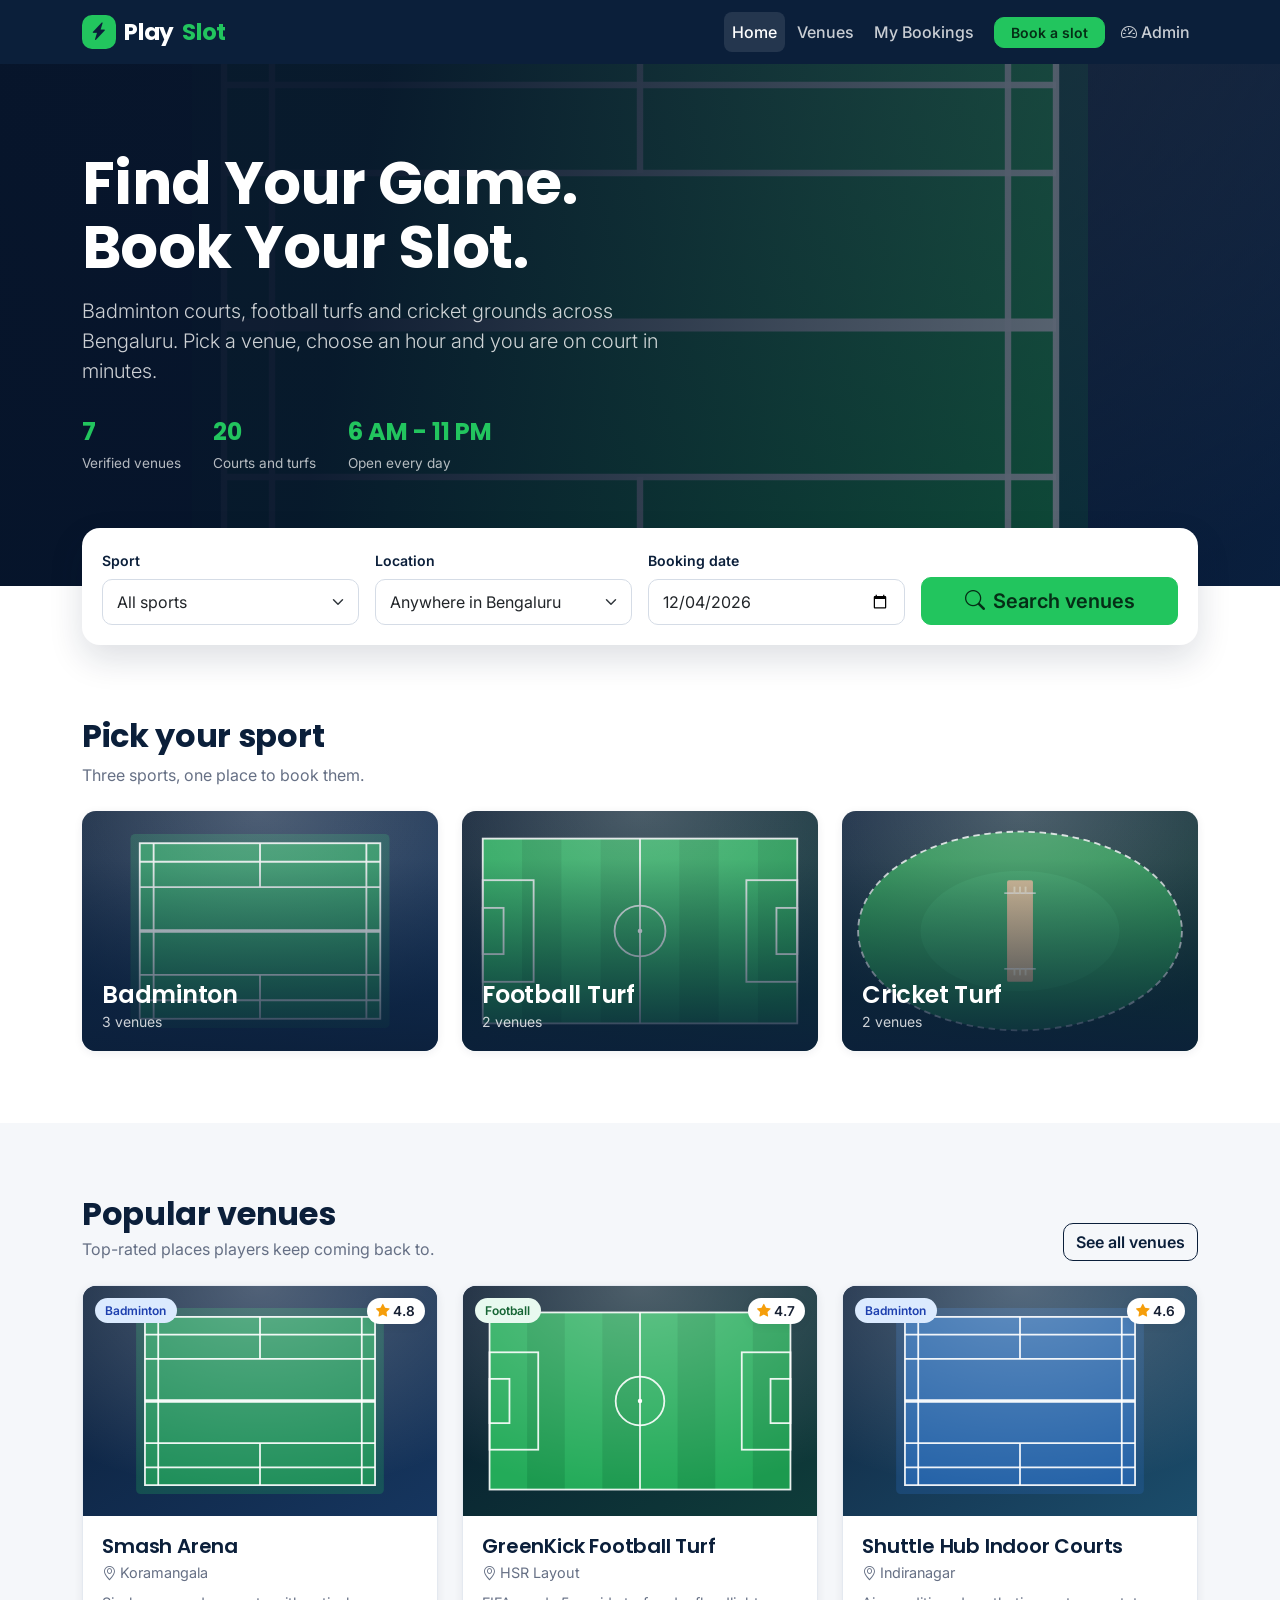
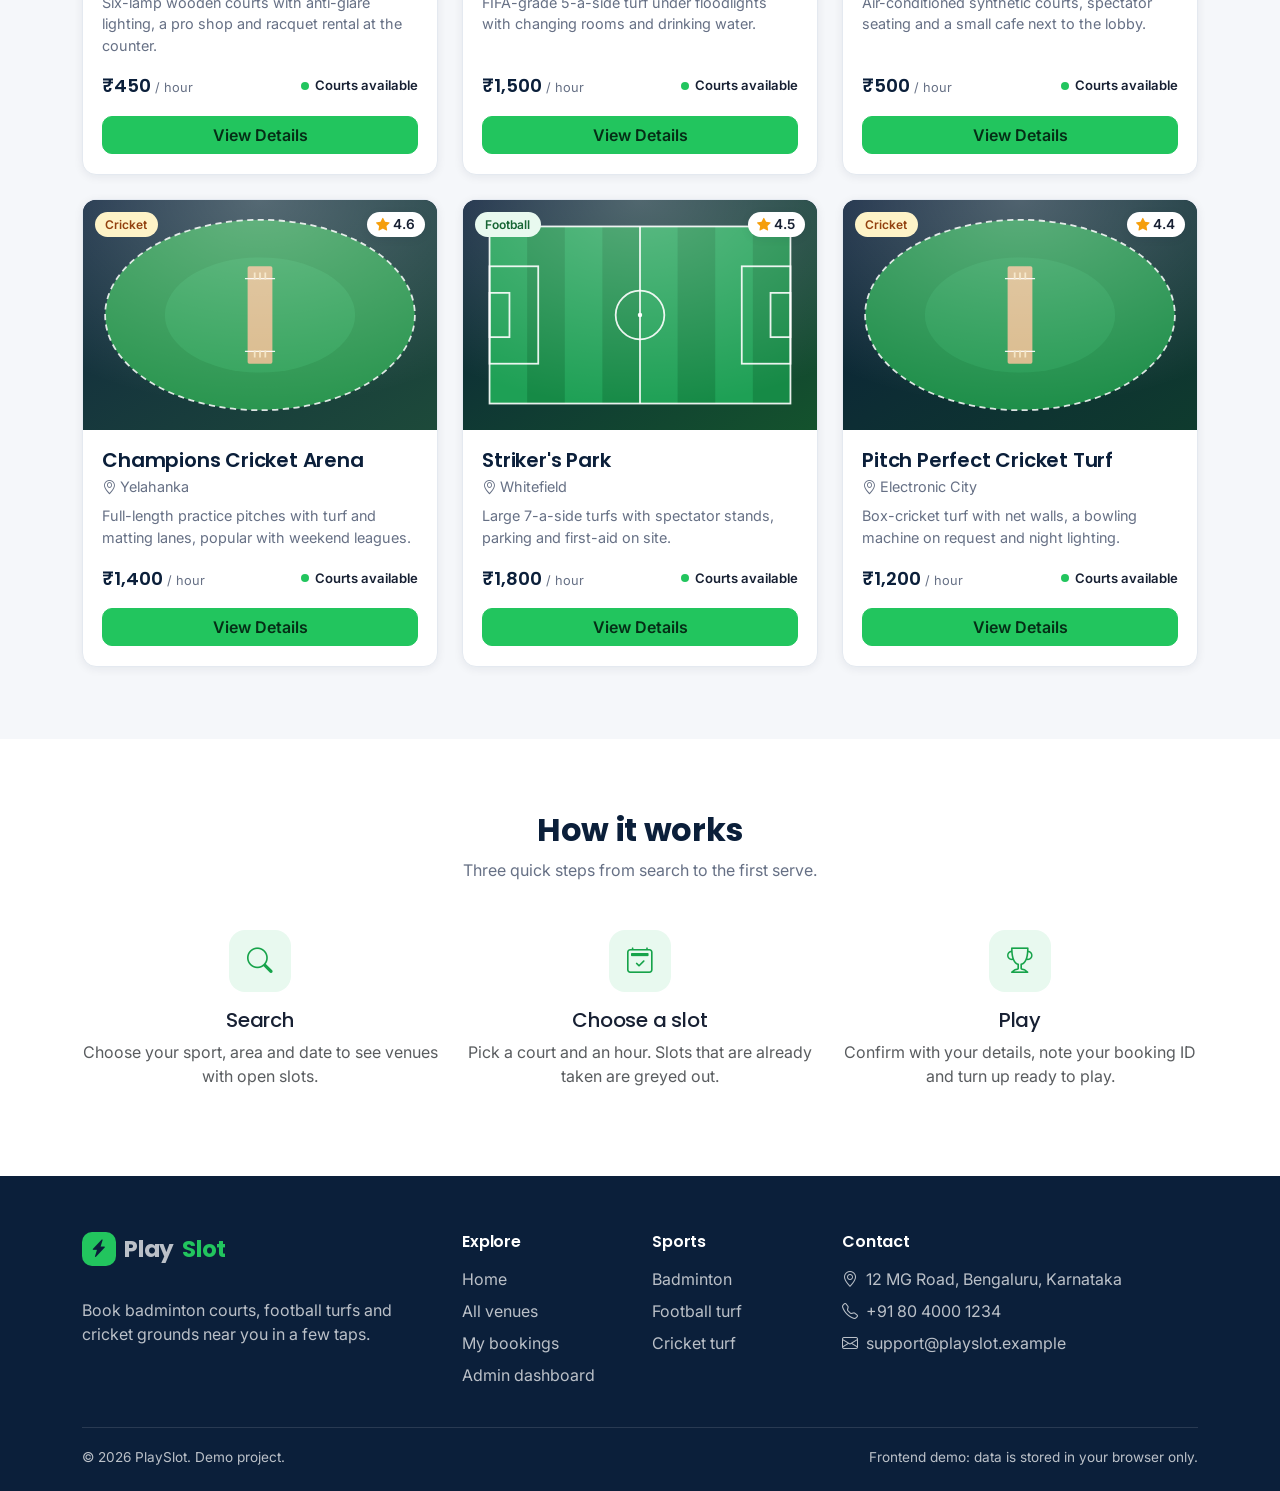
<file: index.html>
<!DOCTYPE html>
<html lang="en">
<head>
  <meta charset="UTF-8">
  <meta name="viewport" content="width=device-width, initial-scale=1">
  <title>PlaySlot - Find Your Game. Book Your Slot.</title>
  <meta name="description" content="Book badminton courts, football turfs and cricket grounds near you.">
  <link href="https://cdn.jsdelivr.net/npm/bootstrap@5.3.3/dist/css/bootstrap.min.css" rel="stylesheet">
  <link href="https://cdn.jsdelivr.net/npm/bootstrap-icons@1.11.3/font/bootstrap-icons.min.css" rel="stylesheet">
  <link href="https://fonts.googleapis.com/css2?family=Inter:wght@400;500;600&family=Poppins:wght@500;600;700&display=swap" rel="stylesheet">
  <link href="css/style.css" rel="stylesheet">
</head>
<body data-page="home">
  <div id="site-navbar"></div>

  <!-- Hero -->
  <header class="hero">
    <div class="container">
      <h1>Find Your Game. Book Your Slot.</h1>
      <p class="lead mt-3">Badminton courts, football turfs and cricket grounds across Bengaluru. Pick a venue, choose an hour and you are on court in minutes.</p>
      <div class="hero-stats">
        <div><strong>7</strong><span>Verified venues</span></div>
        <div><strong>20</strong><span>Courts and turfs</span></div>
        <div><strong>6 AM - 11 PM</strong><span>Open every day</span></div>
      </div>
    </div>
  </header>

  <!-- Search -->
  <div class="container">
    <form class="search-panel" id="searchForm">
      <div class="row g-3 align-items-end">
        <div class="col-md-3">
          <label class="form-label" for="searchSport">Sport</label>
          <select class="form-select" id="searchSport">
            <option value="">All sports</option><option>Badminton</option><option>Football</option><option>Cricket</option>
          </select>
        </div>
        <div class="col-md-3">
          <label class="form-label" for="searchLocation">Location</label>
          <select class="form-select" id="searchLocation"><option value="">Anywhere in Bengaluru</option></select>
        </div>
        <div class="col-md-3">
          <label class="form-label" for="searchDate">Booking date</label>
          <input type="date" class="form-control" id="searchDate">
        </div>
        <div class="col-md-3 d-grid">
          <button class="btn btn-green btn-lg" type="submit"><i class="bi bi-search me-2"></i>Search venues</button>
        </div>
      </div>
    </form>
  </div>

  <!-- Featured sports -->
  <section class="section">
    <div class="container">
      <h2 class="section-title">Pick your sport</h2>
      <p class="section-sub mb-4">Three sports, one place to book them.</p>
      <div class="row g-4">
        <div class="col-md-4"><a class="sport-card" href="venues.html?sport=Badminton">
          <img src="assets/images/badminton-1.svg" alt="Badminton court">
          <div class="body"><h4>Badminton</h4><small id="count-Badminton">Indoor wooden and synthetic courts</small></div></a></div>
        <div class="col-md-4"><a class="sport-card" href="venues.html?sport=Football">
          <img src="assets/images/football-1.svg" alt="Football turf">
          <div class="body"><h4>Football Turf</h4><small id="count-Football">5-a-side and 7-a-side turfs</small></div></a></div>
        <div class="col-md-4"><a class="sport-card" href="venues.html?sport=Cricket">
          <img src="assets/images/cricket-1.svg" alt="Cricket turf">
          <div class="body"><h4>Cricket Turf</h4><small id="count-Cricket">Box cricket and practice pitches</small></div></a></div>
      </div>
    </div>
  </section>

  <!-- Popular venues -->
  <section class="section section-alt">
    <div class="container">
      <div class="d-flex flex-wrap justify-content-between align-items-end gap-2 mb-4">
        <div><h2 class="section-title mb-1">Popular venues</h2><p class="section-sub mb-0">Top-rated places players keep coming back to.</p></div>
        <a href="venues.html" class="btn btn-outline-navy">See all venues</a>
      </div>
      <div class="row g-4" id="popularVenues"></div>
    </div>
  </section>

  <!-- How it works -->
  <section class="section">
    <div class="container">
      <h2 class="section-title text-center">How it works</h2>
      <p class="section-sub text-center mx-auto mb-5">Three quick steps from search to the first serve.</p>
      <div class="row g-4 text-center">
        <div class="col-md-4"><div class="step-icon"><i class="bi bi-search"></i></div><h5>Search</h5>
          <p class="text-muted">Choose your sport, area and date to see venues with open slots.</p></div>
        <div class="col-md-4"><div class="step-icon"><i class="bi bi-calendar2-check"></i></div><h5>Choose a slot</h5>
          <p class="text-muted">Pick a court and an hour. Slots that are already taken are greyed out.</p></div>
        <div class="col-md-4"><div class="step-icon"><i class="bi bi-trophy"></i></div><h5>Play</h5>
          <p class="text-muted">Confirm with your details, note your booking ID and turn up ready to play.</p></div>
      </div>
    </div>
  </section>

  <div id="site-footer"></div>
  <div id="confirmHost"></div>

  <script src="https://cdn.jsdelivr.net/npm/bootstrap@5.3.3/dist/js/bootstrap.bundle.min.js"></script>
  <script src="js/api.js"></script>
  <script src="js/app.js"></script>
  <script src="js/venues.js"></script>
</body>
</html>
</file>
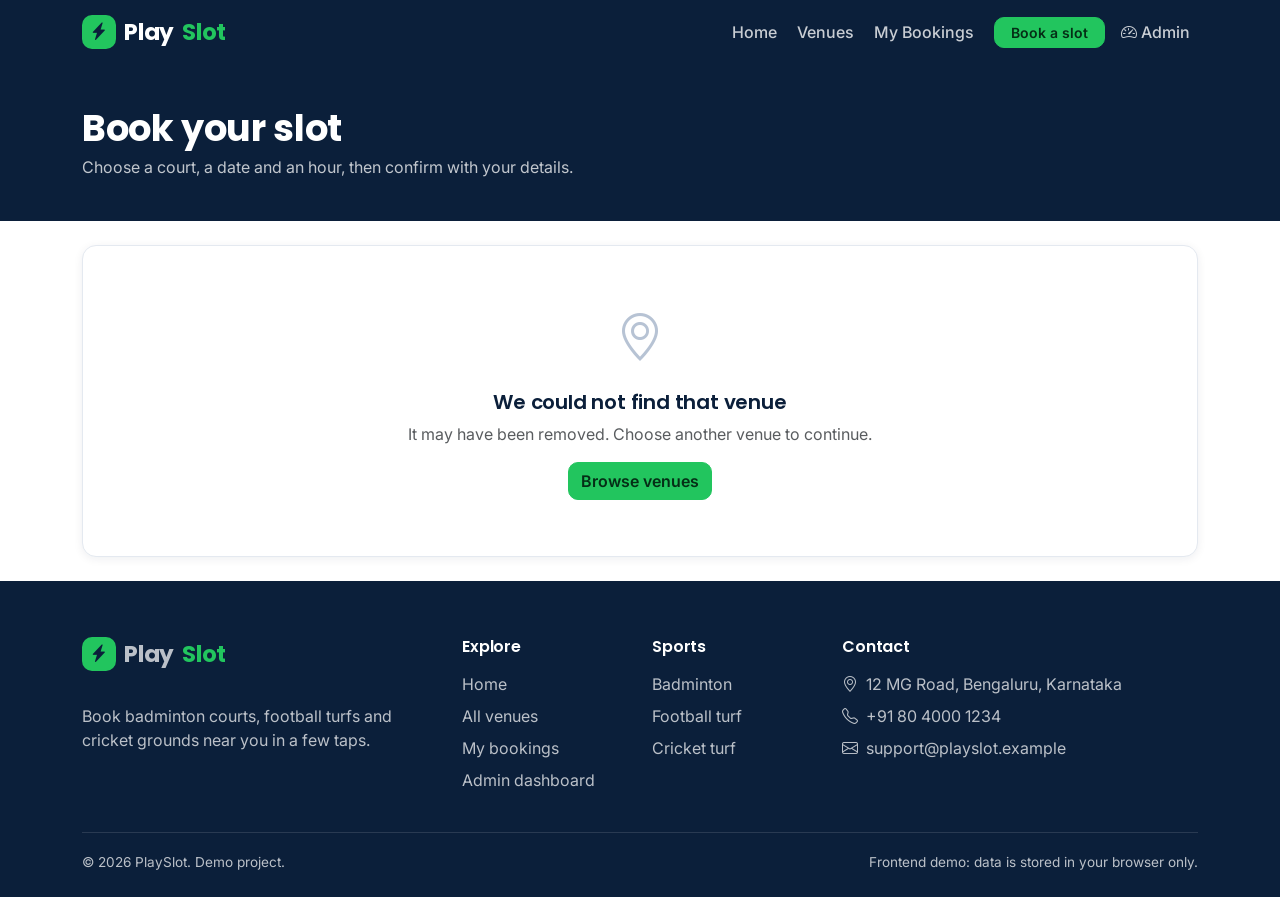
<file: booking.html>
<!DOCTYPE html>
<html lang="en">
<head>
  <meta charset="UTF-8">
  <meta name="viewport" content="width=device-width, initial-scale=1">
  <title>Book a slot - PlaySlot</title>
  <link href="https://cdn.jsdelivr.net/npm/bootstrap@5.3.3/dist/css/bootstrap.min.css" rel="stylesheet">
  <link href="https://cdn.jsdelivr.net/npm/bootstrap-icons@1.11.3/font/bootstrap-icons.min.css" rel="stylesheet">
  <link href="https://fonts.googleapis.com/css2?family=Inter:wght@400;500;600&family=Poppins:wght@500;600;700&display=swap" rel="stylesheet">
  <link href="css/style.css" rel="stylesheet">
</head>
<body data-page="booking">
  <div id="site-navbar"></div>

  <header class="page-header">
    <div class="container"><h1>Book your slot</h1><p>Choose a court, a date and an hour, then confirm with your details.</p></div>
  </header>

  <main class="container py-4">
    <!-- Shown when the venue in the URL does not exist -->
    <div id="venueMissing" class="panel empty-state d-none">
      <i class="bi bi-geo-alt"></i><h5 class="mt-3">We could not find that venue</h5>
      <p class="text-muted">It may have been removed. Choose another venue to continue.</p>
      <a class="btn btn-green" href="venues.html">Browse venues</a>
    </div>

    <div id="bookingLayout" class="row g-4 d-none">
      <div class="col-lg-8">
        <!-- Venue info -->
        <div class="panel mb-4">
          <div class="row g-3 align-items-center">
            <div class="col-md-5"><div id="venueImage"></div></div>
            <div class="col-md-7">
              <span class="chip" id="venueSport"></span>
              <h3 class="mt-2 mb-1" id="venueName"></h3>
              <div class="venue-meta mb-2"><i class="bi bi-geo-alt me-1"></i><span id="venueLocation"></span>
                <span class="ms-3"><i class="bi bi-star-fill text-warning me-1"></i><span id="venueRating"></span></span></div>
              <p class="text-muted mb-2" id="venueDesc"></p>
              <div class="price-tag" id="venuePrice"></div>
            </div>
          </div>
          <div class="alert alert-warning mt-3 mb-0 d-none" id="venueUnavailable"><i class="bi bi-exclamation-triangle me-2"></i>This venue is not taking bookings right now.</div>
        </div>

        <!-- Court, date, slots -->
        <div class="panel mb-4">
          <h5 class="mb-3">1. Choose court and date</h5>
          <div class="row g-3">
            <div class="col-md-6"><label class="form-label" for="courtSelect">Court</label><select class="form-select" id="courtSelect"></select></div>
            <div class="col-md-6"><label class="form-label" for="dateInput">Date</label><input type="date" class="form-control" id="dateInput"></div>
          </div>
          <h5 class="mt-4 mb-1">2. Pick a time slot</h5>
          <div class="small text-muted mb-3">
            <span class="legend-dot" style="background:#fff;border:1.5px solid #cfd8e3"></span>Available
            <span class="legend-dot ms-3" style="background:var(--navy)"></span>Selected
            <span class="legend-dot ms-3" style="background:#f1f3f6;border:1px dashed #98a2b3"></span>Booked or past
          </div>
          <div class="slot-grid" id="slotGrid" aria-live="polite"></div>
          <div class="text-danger small mt-2 d-none" id="slotError">Please select a time slot.</div>
        </div>

        <!-- Customer details -->
        <form class="panel" id="bookingForm" novalidate>
          <h5 class="mb-3">3. Your details</h5>
          <div class="row g-3">
            <div class="col-md-6"><label class="form-label" for="custName">Full name</label>
              <input type="text" class="form-control" id="custName" required minlength="2" autocomplete="name">
              <div class="invalid-feedback">Enter your full name (at least 2 characters).</div></div>
            <div class="col-md-6"><label class="form-label" for="custPhone">Phone number</label>
              <input type="tel" class="form-control" id="custPhone" required pattern="[6-9][0-9]{9}" maxlength="10" inputmode="numeric" autocomplete="tel">
              <div class="invalid-feedback">Enter a valid 10-digit mobile number.</div></div>
            <div class="col-12"><label class="form-label" for="custEmail">Email address</label>
              <input type="email" class="form-control" id="custEmail" required autocomplete="email">
              <div class="invalid-feedback">Enter a valid email address.</div></div>
          </div>
        </form>
      </div>

      <!-- Summary -->
      <div class="col-lg-4">
        <div class="panel summary-sticky">
          <h5 class="mb-2">Booking summary</h5>
          <div class="summary-row"><span>Venue</span><span id="sumVenue">-</span></div>
          <div class="summary-row"><span>Sport</span><span id="sumSport">-</span></div>
          <div class="summary-row"><span>Court</span><span id="sumCourt">-</span></div>
          <div class="summary-row"><span>Date</span><span id="sumDate">-</span></div>
          <div class="summary-row"><span>Time slot</span><span id="sumSlot">Not selected</span></div>
          <div class="summary-row"><span>Rate</span><span id="sumRate">-</span></div>
          <div class="summary-total"><span>Total price</span><span class="amt" id="sumTotal">₹0</span></div>
          <button class="btn btn-green btn-lg w-100 mt-3" id="confirmBtn" type="button"><i class="bi bi-check2-circle me-2"></i>Confirm booking</button>
          <p class="small text-muted mt-2 mb-0">Demo mode: no payment is taken and the booking is saved in this browser.</p>
        </div>
      </div>
    </div>
  </main>

  <!-- Confirmation modal -->
  <div class="modal fade" id="successModal" tabindex="-1" aria-labelledby="successTitle" aria-hidden="true">
    <div class="modal-dialog modal-dialog-centered"><div class="modal-content border-0 rounded-4">
      <div class="modal-body text-center p-4">
        <div class="success-ring"><i class="bi bi-check-lg"></i></div>
        <h4 id="successTitle">Booking confirmed</h4>
        <p class="text-muted">Keep this booking ID for your records.</p>
        <div class="booking-id-box mb-3" id="successId"></div>
        <div class="text-start mb-3" id="successDetails"></div>
        <div class="d-grid gap-2">
          <a class="btn btn-green" href="my-bookings.html">View my bookings</a>
          <button class="btn btn-light" data-bs-dismiss="modal" type="button">Book another slot</button>
        </div>
      </div>
    </div></div>
  </div>

  <div id="site-footer"></div>
  <div id="confirmHost"></div>
  <script src="https://cdn.jsdelivr.net/npm/bootstrap@5.3.3/dist/js/bootstrap.bundle.min.js"></script>
  <script src="js/api.js"></script>
  <script src="js/app.js"></script>
  <script src="js/booking.js"></script>
</body>
</html>
</file>
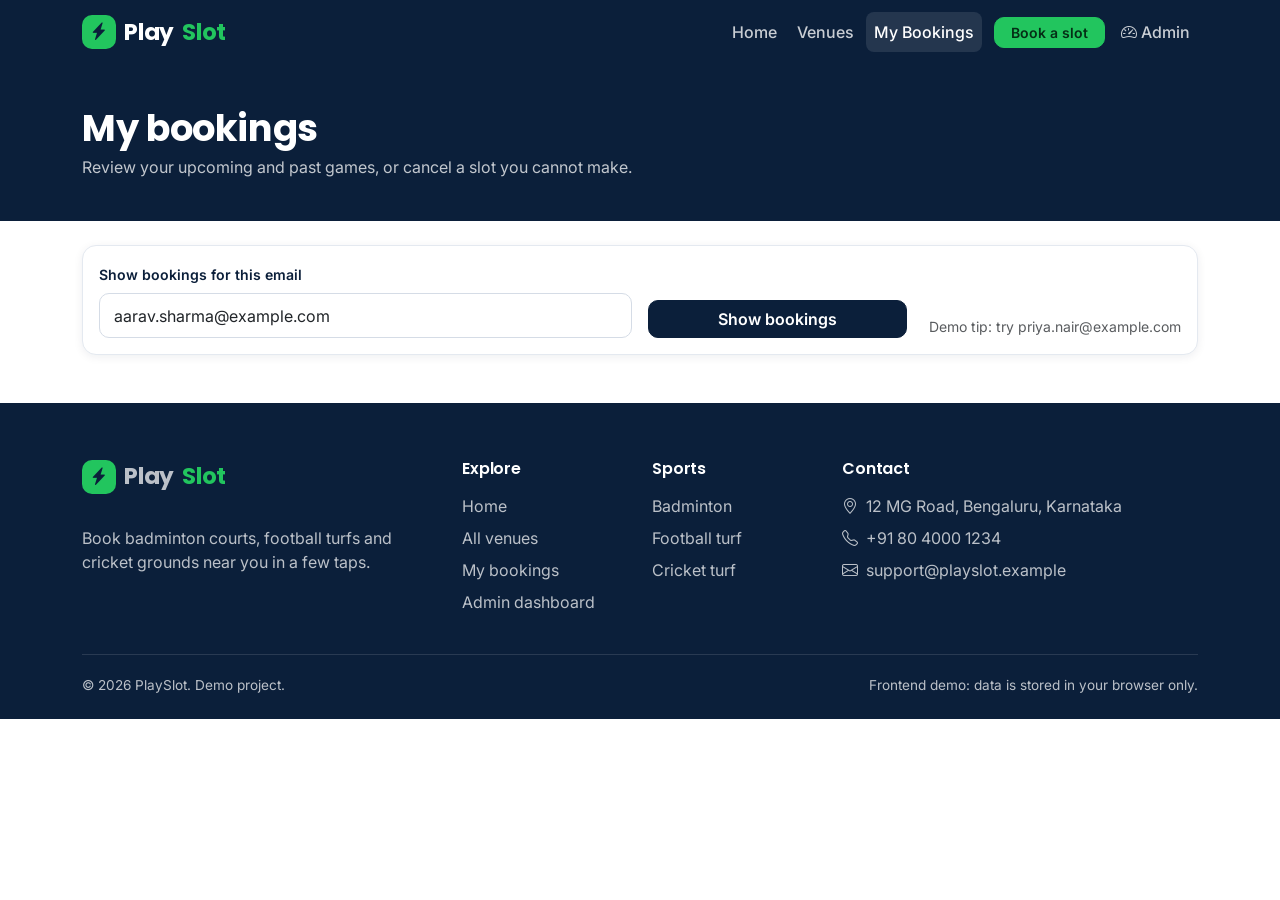
<file: my-bookings.html>
<!DOCTYPE html>
<html lang="en">
<head>
  <meta charset="UTF-8">
  <meta name="viewport" content="width=device-width, initial-scale=1">
  <title>My Bookings - PlaySlot</title>
  <link href="https://cdn.jsdelivr.net/npm/bootstrap@5.3.3/dist/css/bootstrap.min.css" rel="stylesheet">
  <link href="https://cdn.jsdelivr.net/npm/bootstrap-icons@1.11.3/font/bootstrap-icons.min.css" rel="stylesheet">
  <link href="https://fonts.googleapis.com/css2?family=Inter:wght@400;500;600&family=Poppins:wght@500;600;700&display=swap" rel="stylesheet">
  <link href="css/style.css" rel="stylesheet">
</head>
<body data-page="my-bookings">
  <div id="site-navbar"></div>

  <header class="page-header">
    <div class="container"><h1>My bookings</h1><p>Review your upcoming and past games, or cancel a slot you cannot make.</p></div>
  </header>

  <main class="container py-4">
    <form class="filter-bar mb-4" id="lookupForm">
      <div class="row g-3 align-items-end">
        <div class="col-md-6"><label class="form-label" for="lookupEmail">Show bookings for this email</label>
          <input type="email" class="form-control" id="lookupEmail" required>
          <div class="invalid-feedback">Enter a valid email address.</div></div>
        <div class="col-md-3 d-grid"><button class="btn btn-navy" type="submit">Show bookings</button></div>
        <div class="col-md-3 text-md-end"><span class="text-muted small" id="lookupHint"></span></div>
      </div>
    </form>

    <div id="bookingsArea"></div>
  </main>

  <div id="site-footer"></div>
  <div id="confirmHost"></div>
  <script src="https://cdn.jsdelivr.net/npm/bootstrap@5.3.3/dist/js/bootstrap.bundle.min.js"></script>
  <script src="js/api.js"></script>
  <script src="js/app.js"></script>
  <script src="js/booking.js"></script>
</body>
</html>
</file>
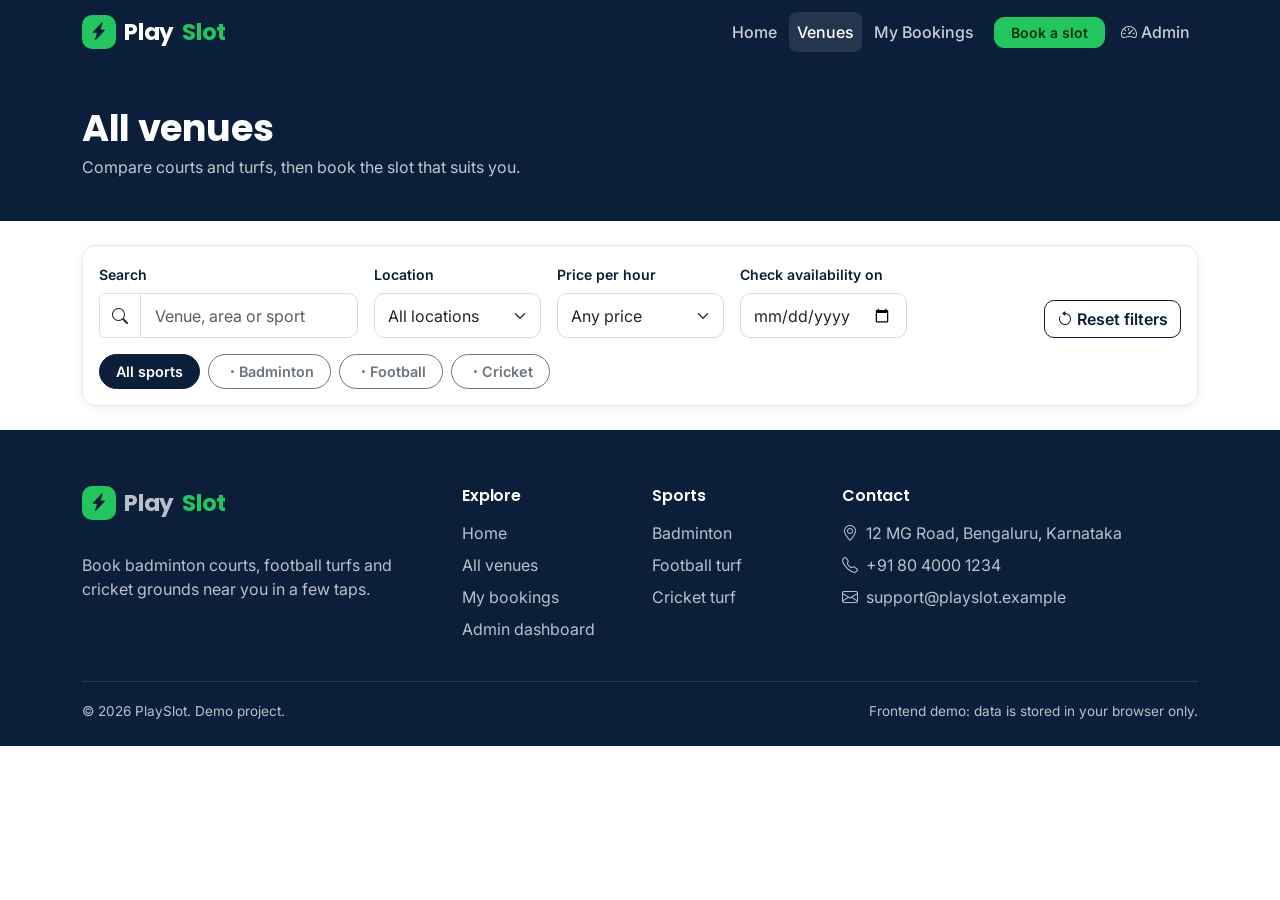
<file: venues.html>
<!DOCTYPE html>
<html lang="en">
<head>
  <meta charset="UTF-8">
  <meta name="viewport" content="width=device-width, initial-scale=1">
  <title>Venues - PlaySlot</title>
  <link href="https://cdn.jsdelivr.net/npm/bootstrap@5.3.3/dist/css/bootstrap.min.css" rel="stylesheet">
  <link href="https://cdn.jsdelivr.net/npm/bootstrap-icons@1.11.3/font/bootstrap-icons.min.css" rel="stylesheet">
  <link href="https://fonts.googleapis.com/css2?family=Inter:wght@400;500;600&family=Poppins:wght@500;600;700&display=swap" rel="stylesheet">
  <link href="css/style.css" rel="stylesheet">
</head>
<body data-page="venues">
  <div id="site-navbar"></div>

  <header class="page-header">
    <div class="container"><h1>All venues</h1><p>Compare courts and turfs, then book the slot that suits you.</p></div>
  </header>

  <main class="container py-4">
    <div class="filter-bar mb-4">
      <div class="row g-3 align-items-end">
        <div class="col-lg-3"><label class="form-label" for="filterSearch">Search</label>
          <div class="input-group"><span class="input-group-text bg-white"><i class="bi bi-search"></i></span>
            <input type="search" class="form-control" id="filterSearch" placeholder="Venue, area or sport"></div></div>
        <div class="col-6 col-lg-2"><label class="form-label" for="filterLocation">Location</label>
          <select class="form-select" id="filterLocation"><option value="">All locations</option></select></div>
        <div class="col-6 col-lg-2"><label class="form-label" for="filterPrice">Price per hour</label>
          <select class="form-select" id="filterPrice">
            <option value="">Any price</option><option value="0-499">Under ₹500</option><option value="500-1000">₹500 - ₹1,000</option>
            <option value="1001-1500">₹1,001 - ₹1,500</option><option value="1501-99999">Above ₹1,500</option></select></div>
        <div class="col-6 col-lg-2"><label class="form-label" for="filterDate">Check availability on</label>
          <input type="date" class="form-control" id="filterDate"></div>
        <div class="col-6 col-lg-3 d-flex justify-content-lg-end"><button class="btn btn-outline-navy" id="resetFilters" type="button"><i class="bi bi-arrow-counterclockwise me-1"></i>Reset filters</button></div>
      </div>
      <div class="pill-group d-flex flex-wrap gap-2 mt-3" id="sportPills" role="group" aria-label="Sport filter">
        <button type="button" class="btn btn-outline-secondary active" data-sport="All">All sports</button>
        <button type="button" class="btn btn-outline-secondary" data-sport="Badminton"><i class="bi bi-dot"></i>Badminton</button>
        <button type="button" class="btn btn-outline-secondary" data-sport="Football"><i class="bi bi-dot"></i>Football</button>
        <button type="button" class="btn btn-outline-secondary" data-sport="Cricket"><i class="bi bi-dot"></i>Cricket</button>
      </div>
    </div>

    <p class="text-muted" id="resultCount" aria-live="polite"></p>
    <div class="row g-4" id="venueGrid"></div>
  </main>

  <div id="site-footer"></div>
  <div id="confirmHost"></div>

  <script src="https://cdn.jsdelivr.net/npm/bootstrap@5.3.3/dist/js/bootstrap.bundle.min.js"></script>
  <script src="js/api.js"></script>
  <script src="js/app.js"></script>
  <script src="js/venues.js"></script>
</body>
</html>
</file>
<file: css/style.css>
/* ==========================================================================
   PlaySlot - style.css
   Theme: white + dark navy, green accent. Bootstrap 5 is loaded first;
   this file only adds the PlaySlot look on top of it.
   ========================================================================== */

:root {
  --navy: #0b1f3a;
  --navy-2: #13315c;
  --navy-3: #1d4478;
  --green: #22c55e;
  --green-dark: #16a34a;
  --green-soft: #e8f9ef;
  --ink: #172033;
  --muted: #667085;
  --line: #e4e9f0;
  --surface: #f5f7fa;
  --radius: 14px;
  --shadow: 0 2px 10px rgba(11, 31, 58, .07);
  --shadow-lg: 0 14px 34px rgba(11, 31, 58, .14);
  --bs-primary: var(--navy);
  --bs-link-color: var(--green-dark);
}

html { scroll-behavior: smooth; }
body {
  font-family: "Inter", system-ui, -apple-system, "Segoe UI", sans-serif;
  color: var(--ink);
  background: #fff;
}
h1, h2, h3, h4, h5, h6, .brand, .display-font {
  font-family: "Poppins", "Inter", sans-serif;
  letter-spacing: -.01em;
}
a { text-decoration: none; }
:focus-visible { outline: 3px solid rgba(34, 197, 94, .55); outline-offset: 2px; }

/* ---------- Buttons ---------- */
.btn { border-radius: 10px; font-weight: 600; transition: all .2s ease; }
.btn-green { background: var(--green); border-color: var(--green); color: #052e16; }
.btn-green:hover, .btn-green:focus { background: var(--green-dark); border-color: var(--green-dark); color: #fff; }
.btn-navy { background: var(--navy); border-color: var(--navy); color: #fff; }
.btn-navy:hover { background: var(--navy-2); border-color: var(--navy-2); color: #fff; }
.btn-outline-navy { border: 1.5px solid var(--navy); color: var(--navy); background: transparent; }
.btn-outline-navy:hover { background: var(--navy); color: #fff; }

/* ---------- Form controls ---------- */
.form-control, .form-select { border-radius: 10px; border-color: #d5dce6; padding: .6rem .85rem; }
.form-control:focus, .form-select:focus { border-color: var(--green); box-shadow: 0 0 0 .2rem rgba(34, 197, 94, .2); }
.form-label { font-weight: 600; font-size: .88rem; color: var(--navy); }
.form-check-input:checked { background-color: var(--green-dark); border-color: var(--green-dark); }

/* ---------- Navbar ---------- */
.ps-navbar { background: var(--navy); padding: .75rem 0; }
.brand { font-weight: 700; font-size: 1.45rem; color: #fff; display: inline-flex; align-items: center; gap: .5rem; }
.brand:hover { color: #fff; }
.brand-mark { width: 34px; height: 34px; border-radius: 10px; background: var(--green); color: var(--navy);
  display: inline-grid; place-items: center; font-size: 1.1rem; }
.brand span.accent { color: var(--green); }
.ps-navbar .nav-link { color: rgba(255, 255, 255, .78); font-weight: 500; padding: .5rem 1rem; border-radius: 8px; }
.ps-navbar .nav-link:hover { color: #fff; }
.ps-navbar .nav-link.active { color: #fff; background: rgba(255, 255, 255, .1); }
.ps-navbar .navbar-toggler { border-color: rgba(255, 255, 255, .4); }
.ps-navbar .navbar-toggler-icon { filter: invert(1); }

/* ---------- Hero ---------- */
.hero {
  position: relative; color: #fff; padding: 5.5rem 0 7rem;
  background: linear-gradient(100deg, rgba(6, 20, 42, .96) 28%, rgba(6, 20, 42, .55)), url("../assets/images/hero-court.svg") center / cover;
}
.hero h1 { font-weight: 700; font-size: clamp(2.2rem, 5vw, 3.7rem); line-height: 1.08; max-width: 14ch; }
.hero p.lead { color: rgba(255, 255, 255, .8); max-width: 52ch; }
.hero-stats { display: flex; gap: 2rem; flex-wrap: wrap; margin-top: 1.75rem; }
.hero-stats strong { display: block; font-family: "Poppins", sans-serif; font-size: 1.5rem; color: var(--green); }
.hero-stats span { font-size: .85rem; color: rgba(255, 255, 255, .7); }

.search-panel {
  background: #fff; border-radius: 18px; padding: 1.25rem; box-shadow: var(--shadow-lg);
  margin-top: -3.6rem; position: relative; z-index: 2;
}

/* ---------- Sections & cards ---------- */
.section { padding: 4.5rem 0; }
.section-alt { background: var(--surface); }
.section-title { font-weight: 700; color: var(--navy); }
.section-sub { color: var(--muted); max-width: 56ch; }

.sport-card {
  display: block; position: relative; border-radius: var(--radius); overflow: hidden; color: #fff;
  min-height: 240px; box-shadow: var(--shadow); transition: transform .25s ease, box-shadow .25s ease;
}
.sport-card:hover { transform: translateY(-4px); box-shadow: var(--shadow-lg); color: #fff; }
.sport-card img { position: absolute; inset: 0; width: 100%; height: 100%; object-fit: cover; }
.sport-card::after { content: ""; position: absolute; inset: 0; background: linear-gradient(180deg, rgba(11, 31, 58, .05) 20%, rgba(11, 31, 58, .9)); }
.sport-card .body { position: absolute; z-index: 1; left: 1.25rem; right: 1.25rem; bottom: 1.1rem; }
.sport-card h4 { margin: 0; font-weight: 600; }
.sport-card small { color: rgba(255, 255, 255, .8); }

.venue-card {
  border: 1px solid var(--line); border-radius: var(--radius); overflow: hidden; background: #fff; height: 100%;
  box-shadow: var(--shadow); display: flex; flex-direction: column; transition: transform .2s ease, box-shadow .2s ease;
}
.venue-card:hover { transform: translateY(-3px); box-shadow: var(--shadow-lg); }
.venue-card .thumb { position: relative; aspect-ratio: 16 / 10; background: var(--navy); }
.venue-card .thumb img { width: 100%; height: 100%; object-fit: cover; display: block; }
.venue-card .sport-chip { position: absolute; top: .75rem; left: .75rem; }
.venue-card .rating-chip { position: absolute; top: .75rem; right: .75rem; background: #fff; border-radius: 999px;
  padding: .15rem .6rem; font-weight: 600; font-size: .85rem; box-shadow: var(--shadow); }
.venue-card .rating-chip i { color: #f59e0b; }
.venue-card .card-body { padding: 1.1rem 1.2rem 1.25rem; display: flex; flex-direction: column; flex: 1; }
.venue-card h5 { font-weight: 600; color: var(--navy); margin-bottom: .25rem; }
.venue-meta { color: var(--muted); font-size: .9rem; }
.price-tag { font-family: "Poppins", sans-serif; font-weight: 600; color: var(--navy); font-size: 1.15rem; }
.price-tag small { font-family: "Inter", sans-serif; font-weight: 400; color: var(--muted); font-size: .8rem; }

.chip { display: inline-block; font-size: .75rem; font-weight: 600; padding: .22rem .65rem; border-radius: 999px; }
.chip-Badminton { background: #dbeafe; color: #1e40af; }
.chip-Football { background: var(--green-soft); color: #166534; }
.chip-Cricket { background: #fef3c7; color: #92400e; }

.avail { font-size: .82rem; font-weight: 600; display: inline-flex; align-items: center; gap: .35rem; }
.avail .dot { width: 8px; height: 8px; border-radius: 50%; background: var(--green); }
.avail.low .dot { background: #f59e0b; }
.avail.none { color: #b42318; }
.avail.none .dot { background: #ef4444; }

/* How it works */
.step-icon { width: 62px; height: 62px; border-radius: 16px; display: grid; place-items: center; font-size: 1.6rem;
  background: var(--green-soft); color: var(--green-dark); margin: 0 auto 1rem; }

/* Page header (inner pages) */
.page-header { background: var(--navy); color: #fff; padding: 2.6rem 0; }
.page-header h1 { font-weight: 700; font-size: clamp(1.7rem, 3vw, 2.3rem); margin: 0; }
.page-header p { color: rgba(255, 255, 255, .75); margin: .35rem 0 0; }

/* Filters */
.filter-bar { background: #fff; border: 1px solid var(--line); border-radius: var(--radius); padding: 1rem; box-shadow: var(--shadow); }
.pill-group .btn { border-radius: 999px; padding: .35rem 1rem; font-size: .9rem; }
.pill-group .btn.active { background: var(--navy); color: #fff; border-color: var(--navy); }

/* ---------- Booking page ---------- */
.panel { background: #fff; border: 1px solid var(--line); border-radius: var(--radius); box-shadow: var(--shadow); padding: 1.4rem; }
.panel h5 { font-weight: 600; color: var(--navy); }
.slot-grid { display: grid; grid-template-columns: repeat(auto-fill, minmax(150px, 1fr)); gap: .6rem; }
.slot-btn { border: 1.5px solid #cfd8e3; background: #fff; border-radius: 10px; padding: .55rem .4rem; font-size: .88rem;
  font-weight: 600; color: var(--navy); transition: all .15s ease; }
.slot-btn:hover:not(:disabled) { border-color: var(--green-dark); background: var(--green-soft); }
.slot-btn.selected { background: var(--navy); border-color: var(--navy); color: #fff; }
.slot-btn:disabled { background: #f1f3f6; color: #98a2b3; border-style: dashed; cursor: not-allowed; text-decoration: line-through; }
.legend-dot { display: inline-block; width: 12px; height: 12px; border-radius: 3px; margin-right: .3rem; vertical-align: -1px; }
.summary-sticky { position: sticky; top: 1rem; }
.summary-row { display: flex; justify-content: space-between; gap: 1rem; padding: .5rem 0; border-bottom: 1px dashed var(--line); font-size: .93rem; }
.summary-row span:first-child { color: var(--muted); }
.summary-row span:last-child { font-weight: 600; text-align: right; }
.summary-total { display: flex; justify-content: space-between; align-items: center; padding-top: .9rem; font-weight: 700; color: var(--navy); }
.summary-total .amt { font-family: "Poppins", sans-serif; font-size: 1.5rem; color: var(--green-dark); }
.booking-hero-img { width: 100%; aspect-ratio: 16 / 7; object-fit: cover; border-radius: 12px; background: var(--navy); }

.success-ring { width: 76px; height: 76px; border-radius: 50%; background: var(--green-soft); color: var(--green-dark);
  display: grid; place-items: center; font-size: 2.6rem; margin: 0 auto 1rem; }
.booking-id-box { background: var(--surface); border: 1px dashed #b7c3d4; border-radius: 12px; padding: .8rem 1rem;
  font-family: ui-monospace, Menlo, Consolas, monospace; font-weight: 700; font-size: 1.15rem; color: var(--navy); }

/* Status badges */
.status { font-size: .76rem; font-weight: 600; padding: .28rem .65rem; border-radius: 999px; white-space: nowrap; }
.status-Confirmed { background: #dcfce7; color: #166534; }
.status-Pending { background: #fef3c7; color: #92400e; }
.status-Completed { background: #dbeafe; color: #1e40af; }
.status-Cancelled { background: #fee4e2; color: #b42318; }

.empty-state { text-align: center; padding: 3.5rem 1rem; }
.empty-state i { font-size: 3rem; color: #b7c3d4; }

/* Tables */
.ps-table { margin: 0; }
.ps-table th { font-size: .8rem; font-weight: 600; color: var(--muted); background: var(--surface); border-bottom: 1px solid var(--line); white-space: nowrap; }
.ps-table td { vertical-align: middle; font-size: .92rem; }
.table-wrap { background: #fff; border: 1px solid var(--line); border-radius: var(--radius); box-shadow: var(--shadow); overflow: hidden; }

/* ---------- Footer ---------- */
.site-footer { background: var(--navy); color: rgba(255, 255, 255, .72); padding: 3.5rem 0 1.5rem; }
.site-footer h6 { color: #fff; font-weight: 600; margin-bottom: 1rem; }
.site-footer a { color: rgba(255, 255, 255, .72); }
.site-footer a:hover { color: var(--green); }
.site-footer ul { list-style: none; padding: 0; margin: 0; }
.site-footer li { margin-bottom: .5rem; }
.footer-bottom { border-top: 1px solid rgba(255, 255, 255, .12); margin-top: 2rem; padding-top: 1.2rem; font-size: .85rem; }

/* ---------- Toasts ---------- */
.toast-stack { position: fixed; top: 1rem; right: 1rem; z-index: 2000; display: flex; flex-direction: column; gap: .6rem; }
.toast { border: 0; border-radius: 12px; box-shadow: var(--shadow-lg); min-width: 280px; }

/* ==========================================================================
   ADMIN DASHBOARD
   ========================================================================== */
.admin-body { background: var(--surface); }
.sidebar {
  position: fixed; inset: 0 auto 0 0; width: 260px; background: var(--navy); color: #fff; z-index: 1040;
  display: flex; flex-direction: column; padding: 1.25rem 1rem; transition: transform .25s ease;
}
.sidebar .brand { padding: 0 .5rem 1.25rem; }
.sidebar nav { flex: 1; display: flex; flex-direction: column; gap: .2rem; }
.side-link { display: flex; align-items: center; gap: .75rem; padding: .7rem .9rem; border-radius: 10px; color: rgba(255, 255, 255, .72);
  font-weight: 500; background: none; border: 0; text-align: left; width: 100%; }
.side-link:hover { background: rgba(255, 255, 255, .08); color: #fff; }
.side-link.active { background: var(--green); color: #052e16; font-weight: 600; }
.side-link i { font-size: 1.1rem; }
.sidebar-backdrop { display: none; }
.admin-main { margin-left: 260px; min-height: 100vh; }
.admin-topbar { background: #fff; border-bottom: 1px solid var(--line); padding: .85rem 1.5rem; display: flex; align-items: center; gap: 1rem; position: sticky; top: 0; z-index: 1030; }
.admin-topbar h2 { font-size: 1.25rem; margin: 0; font-weight: 600; color: var(--navy); }
.admin-content { padding: 1.5rem; }
.admin-section { display: none; }
.admin-section.active { display: block; }

.stat-card { background: #fff; border: 1px solid var(--line); border-radius: var(--radius); padding: 1.1rem 1.2rem; box-shadow: var(--shadow); display: flex; gap: 1rem; align-items: center; height: 100%; }
.stat-icon { width: 48px; height: 48px; border-radius: 12px; display: grid; place-items: center; font-size: 1.3rem; flex-shrink: 0; }
.stat-card .value { font-family: "Poppins", sans-serif; font-size: 1.5rem; font-weight: 700; color: var(--navy); line-height: 1.1; }
.stat-card .label { font-size: .84rem; color: var(--muted); }
.bg-s1 { background: #dbeafe; color: #1e40af; }
.bg-s2 { background: #ede9fe; color: #5b21b6; }
.bg-s3 { background: var(--green-soft); color: #166534; }
.bg-s4 { background: #fee4e2; color: #b42318; }
.bg-s5 { background: #fef3c7; color: #92400e; }

.chart-box { position: relative; height: 270px; }
.progress { height: 8px; border-radius: 999px; background: #e9eef5; }
.progress-bar { background: var(--green); }
.legend-row { display: flex; align-items: center; justify-content: space-between; font-size: .9rem; padding: .3rem 0; }

.schedule-grid { display: grid; grid-template-columns: repeat(auto-fill, minmax(170px, 1fr)); gap: .5rem; }
.schedule-cell { border-radius: 10px; padding: .55rem .7rem; font-size: .84rem; border: 1px solid var(--line); background: #fff; }
.schedule-cell.booked { background: #fff7e6; border-color: #fcd9a3; }
.schedule-cell strong { display: block; color: var(--navy); }

/* ---------- Responsive ---------- */
@media (max-width: 991.98px) {
  .sidebar { transform: translateX(-100%); }
  .sidebar.open { transform: none; box-shadow: var(--shadow-lg); }
  .sidebar-backdrop.show { display: block; position: fixed; inset: 0; background: rgba(6, 20, 42, .5); z-index: 1035; }
  .admin-main { margin-left: 0; }
  .admin-content { padding: 1rem; }
  .hero { padding: 3.5rem 0 5.5rem; }
  .summary-sticky { position: static; }
}
@media (prefers-reduced-motion: reduce) {
  * { transition: none !important; scroll-behavior: auto !important; }
}
</file>
